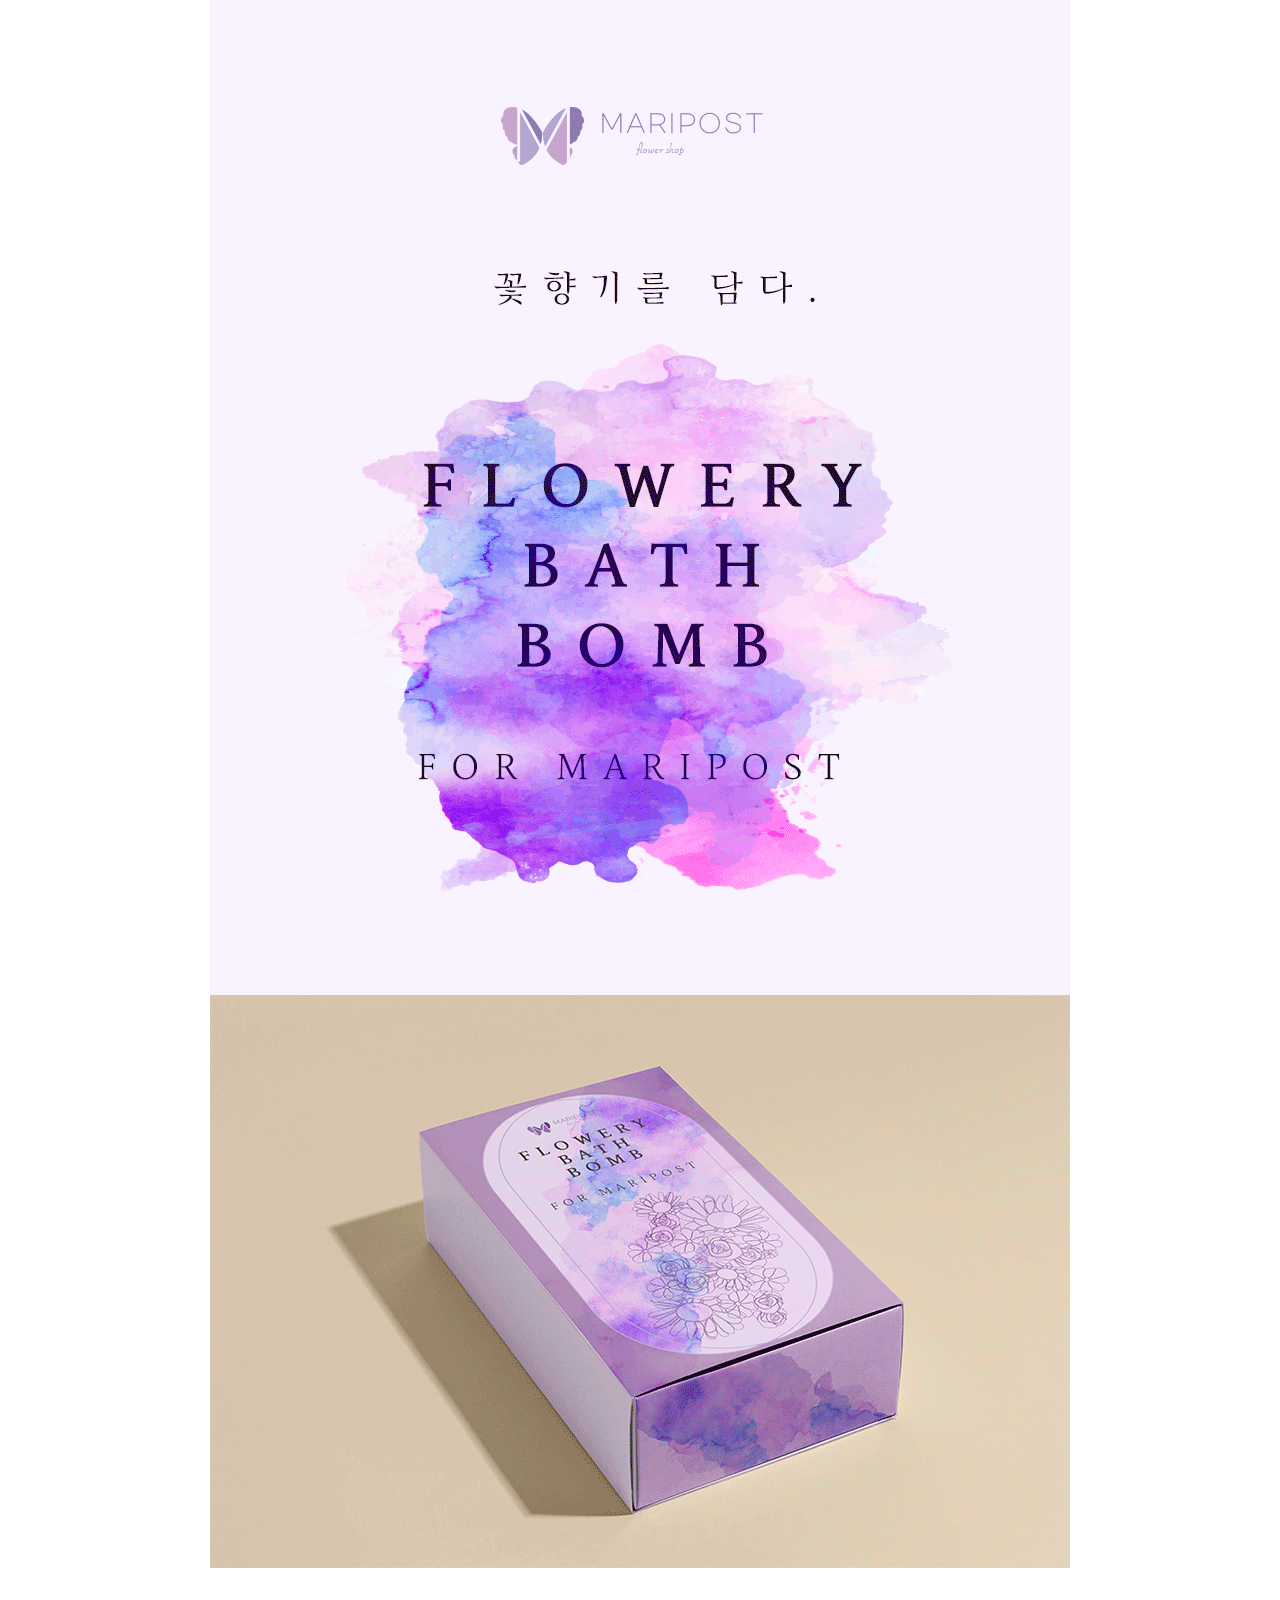
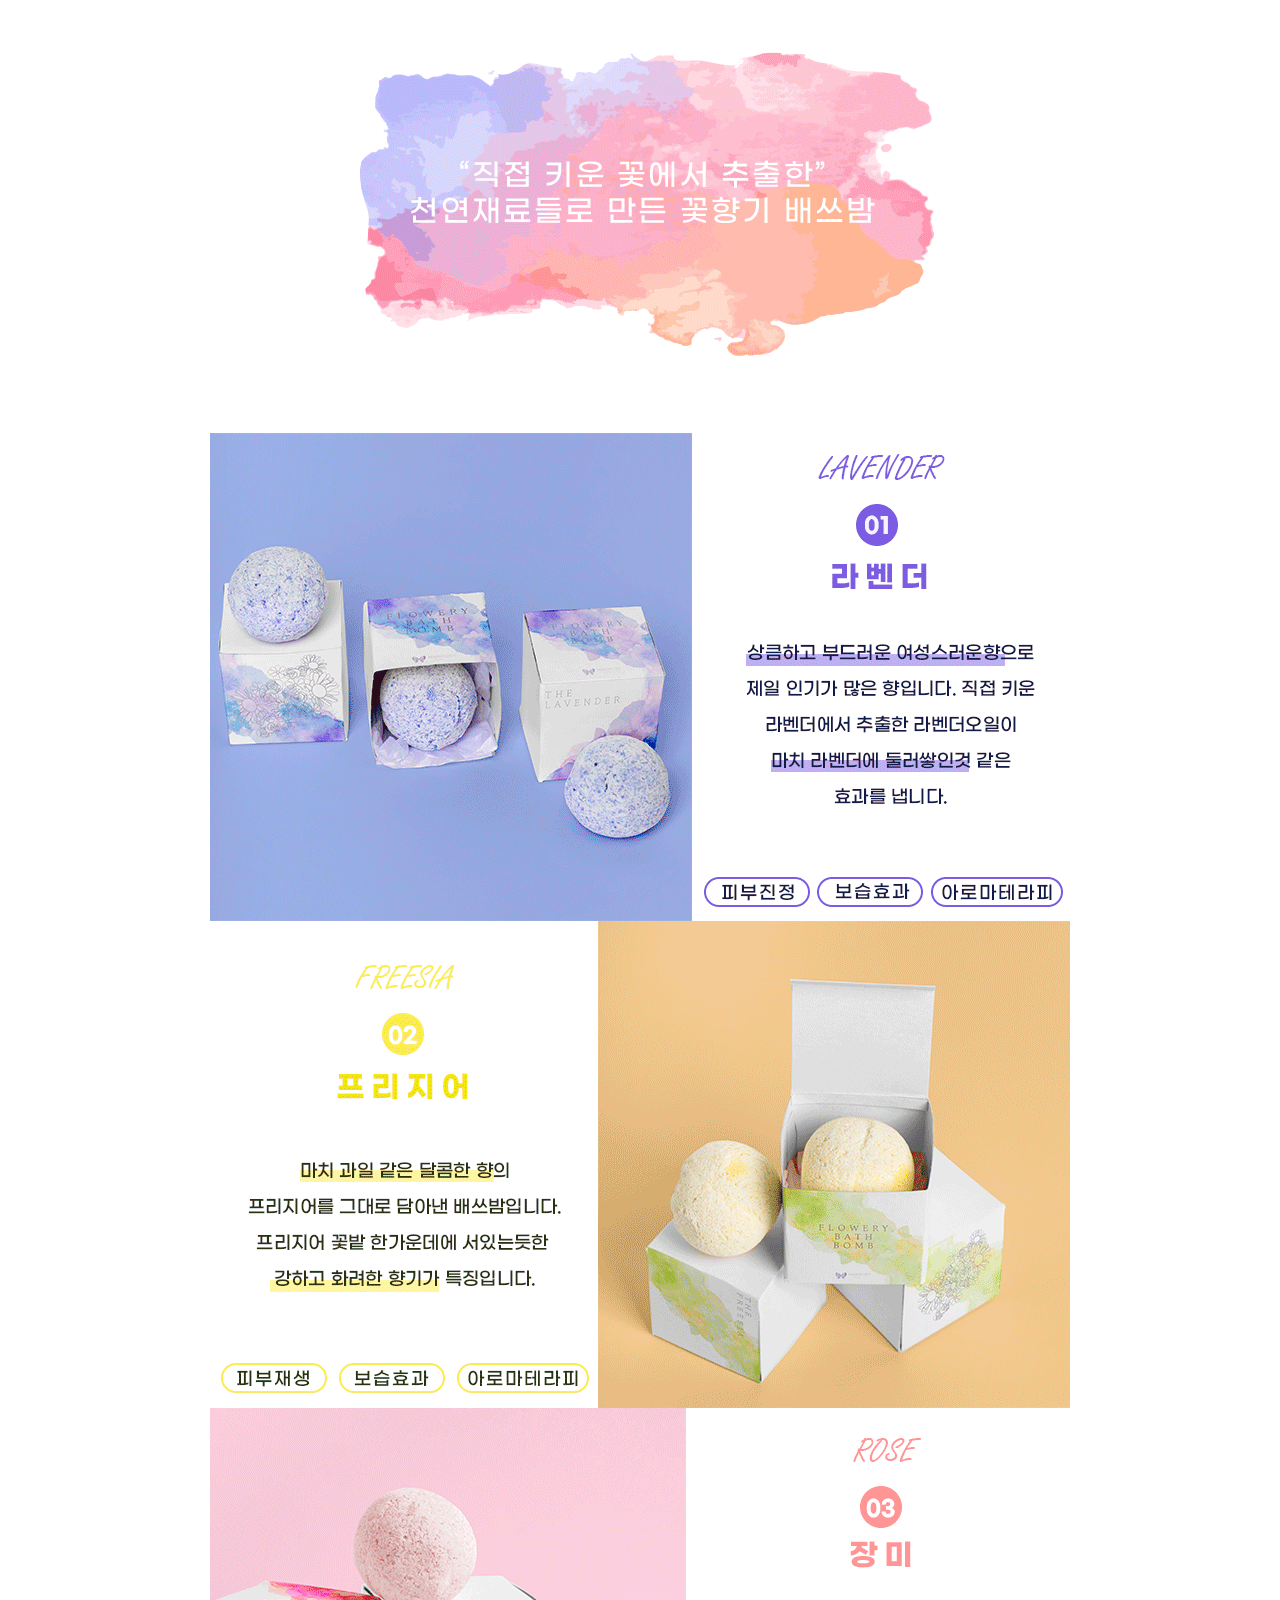
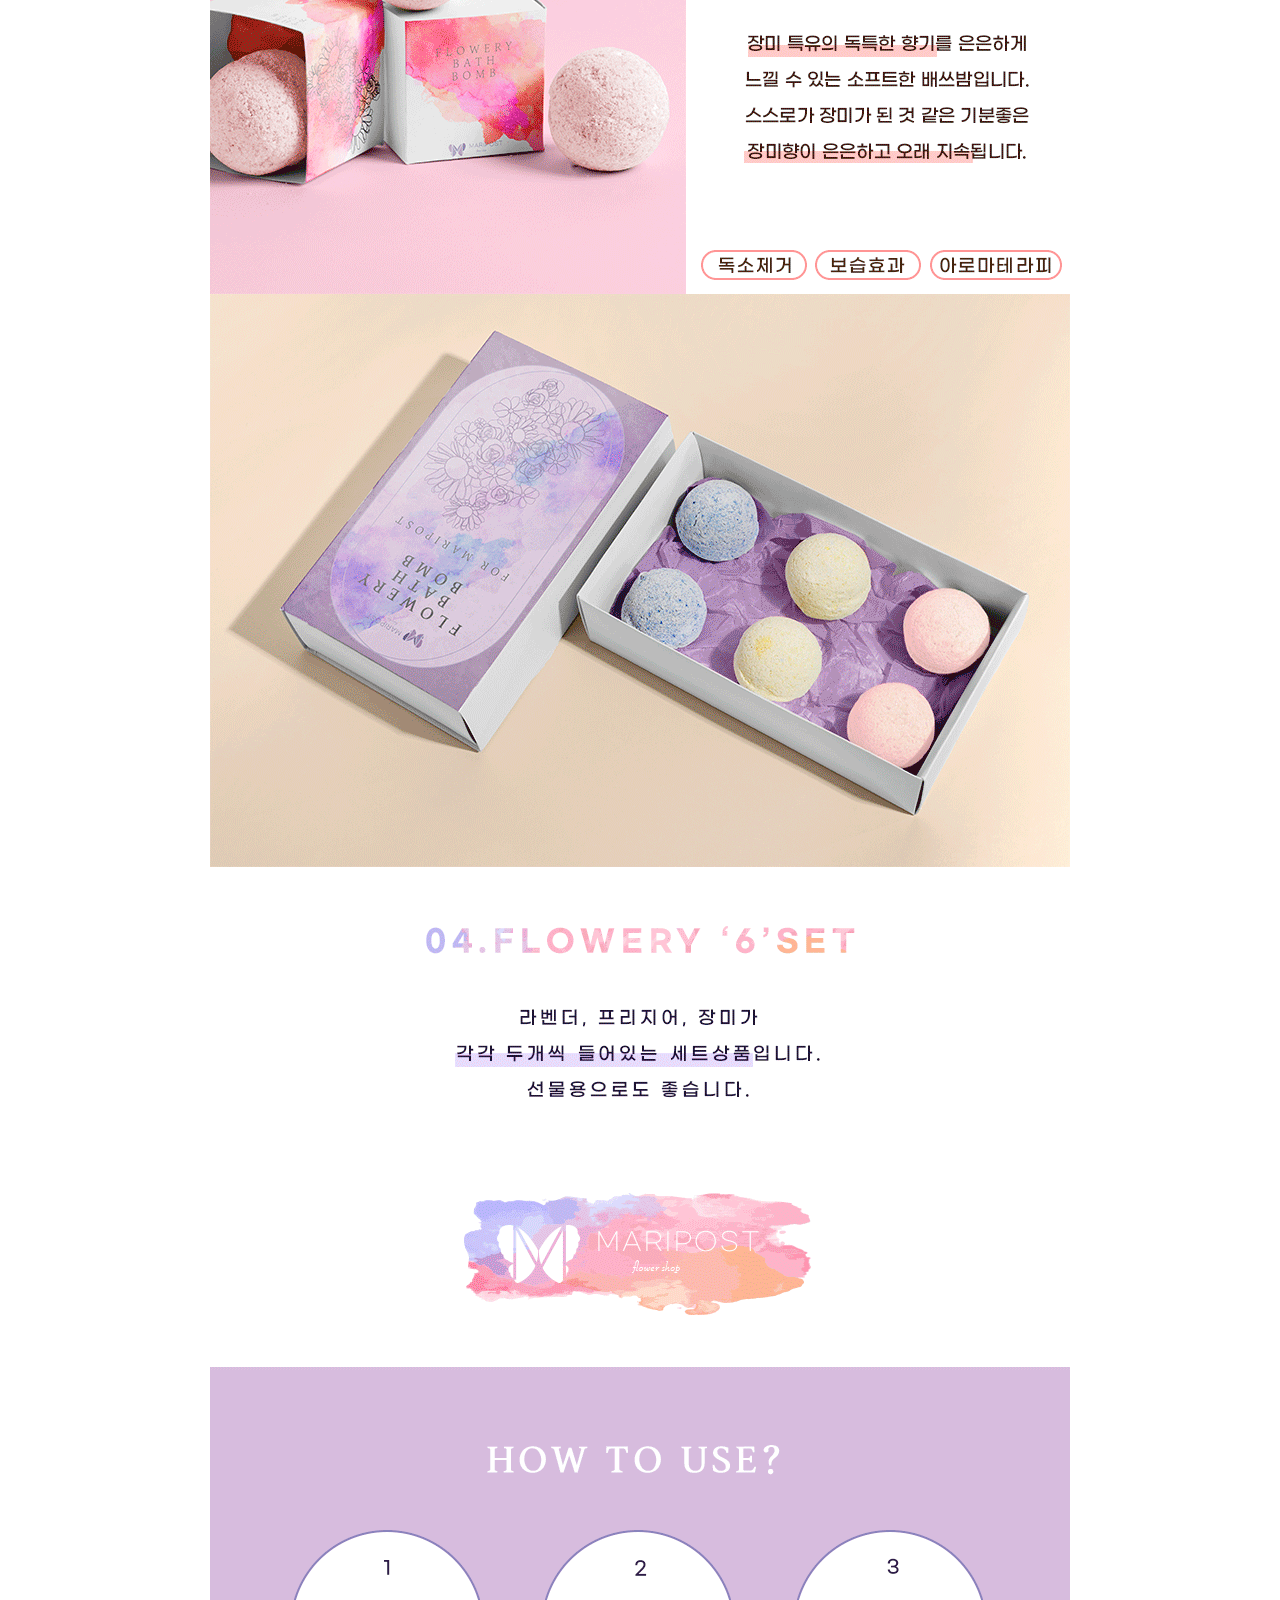
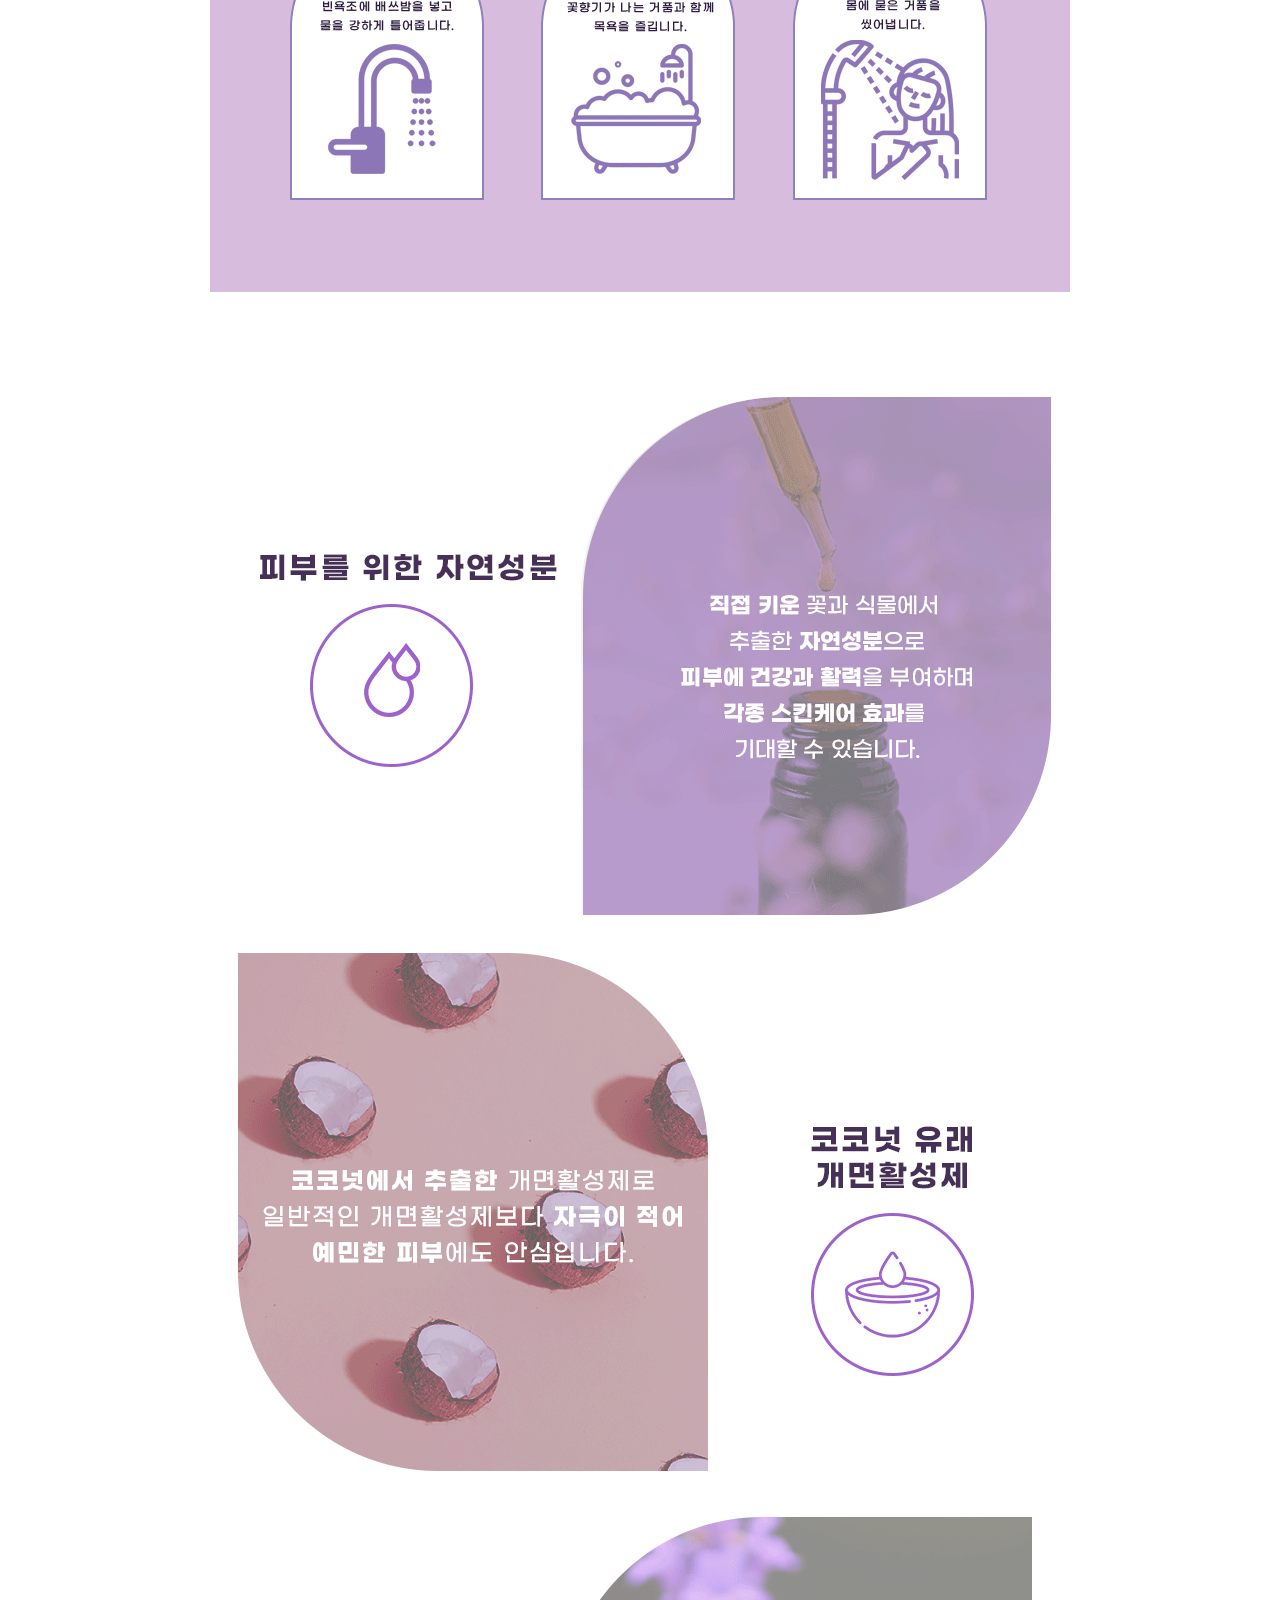
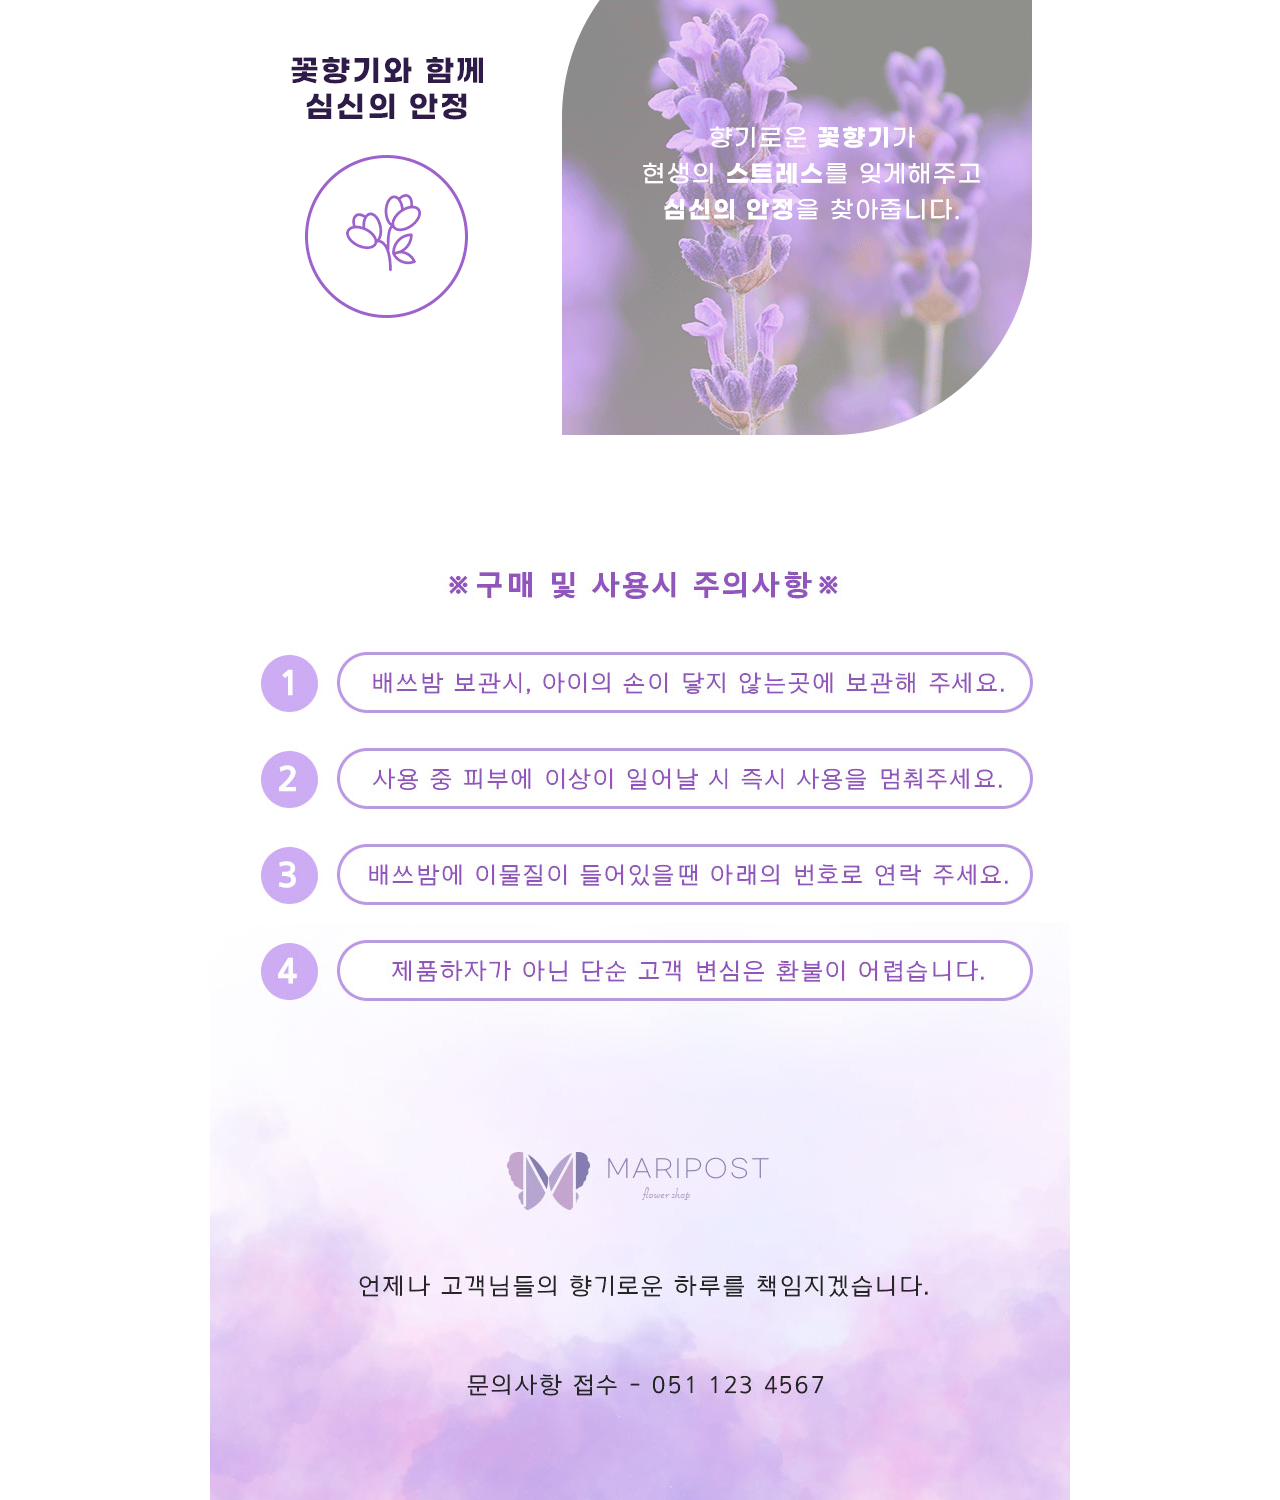
<file: 2nth/상세/index.html>
<!DOCTYPE html>
<html lang="ko">
<head>
    <meta charset="UTF-8">
    <meta http-equiv="X-UA-Compatible" content="IE=edge">
    <meta name="viewport" content="width=device-width, initial-scale=1.0">
    <link rel="stylesheet" href="main.css">
    <title>마리포스트_배쓰밤</title>
</head>
<body>
    <div class="img">
        <img src="images/상세페이지_01.gif" alt="01">
        <img src="images/상세페이지_02.gif" alt="02">
        <img src="images/상세페이지_03.gif" alt="03">
        <img src="images/상세페이지_04.jpg" alt="04">
    </div>
</body>
</html>
</file>
<file: 2nth/상세/main.css>
*{
    margin: auto;
    padding: 0;
}
.img{
    width: 860px;
}
.img img{
    display: block;
}
</file>
